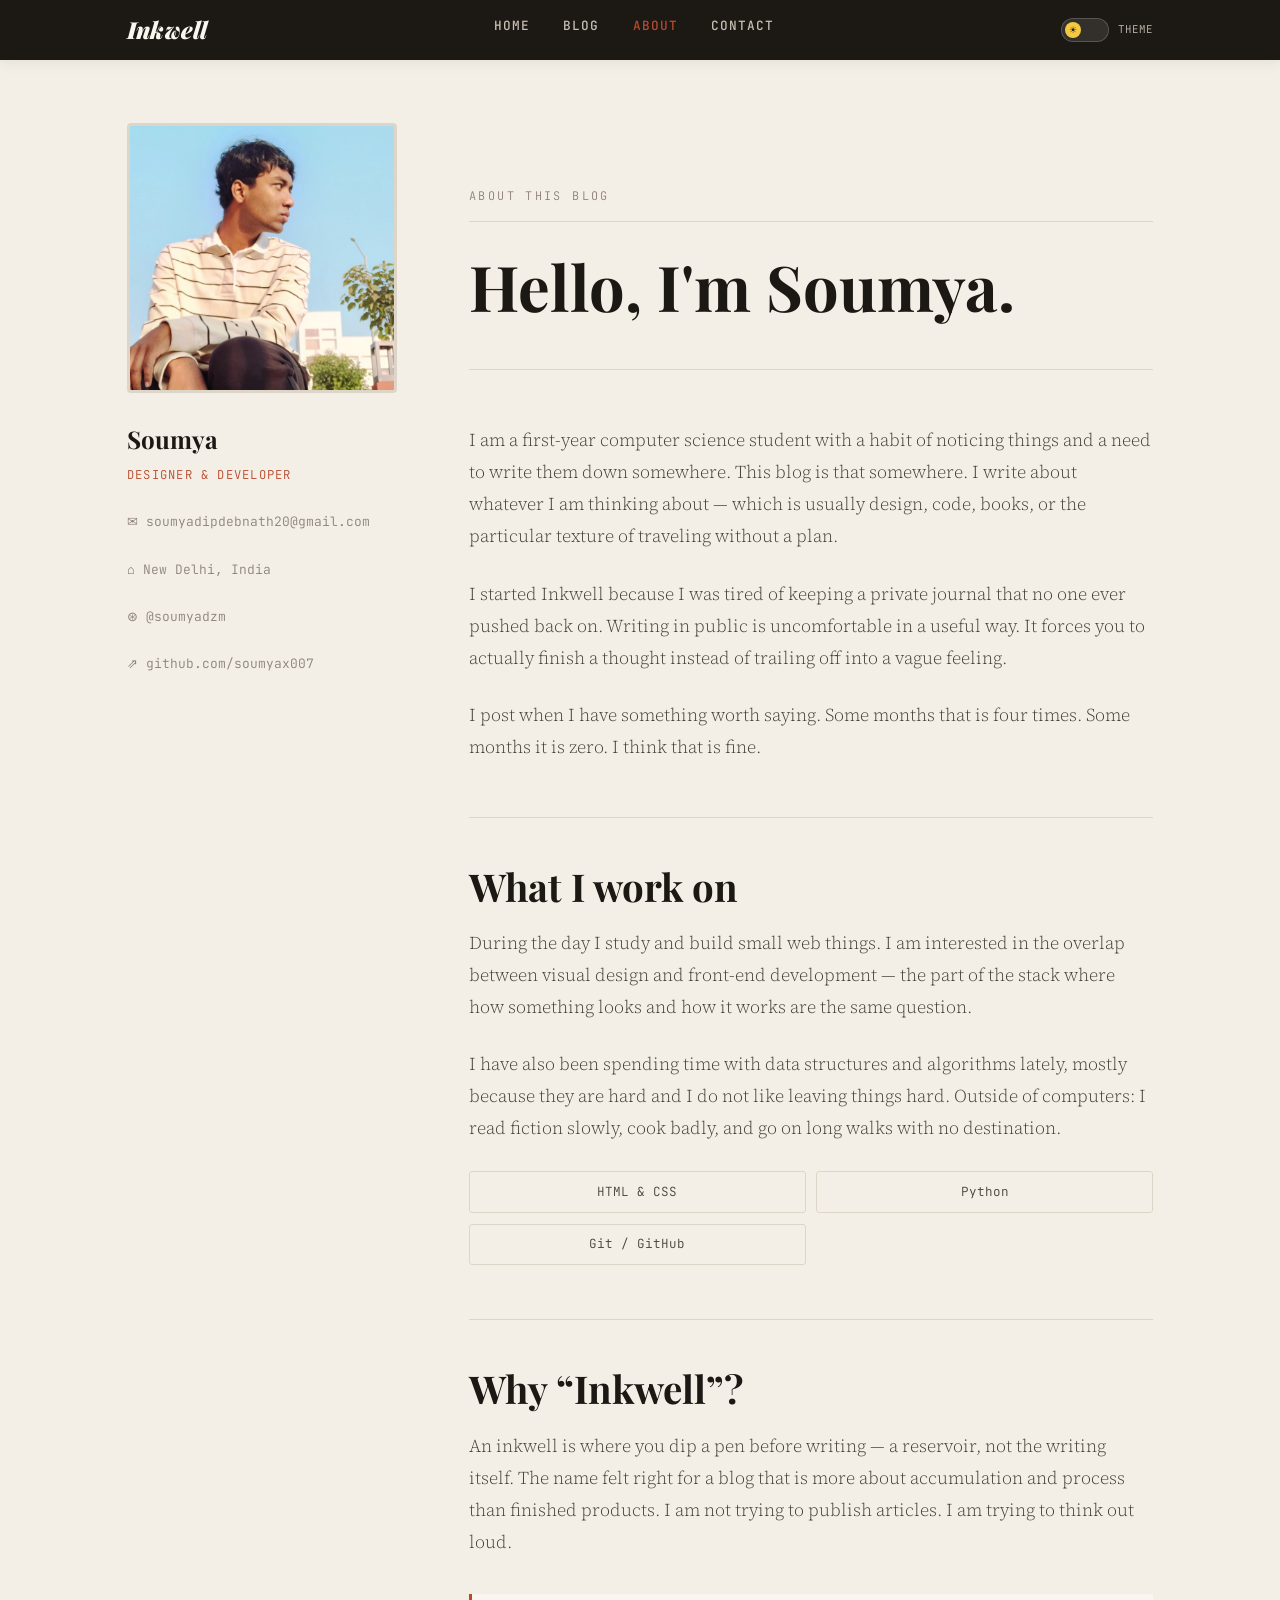
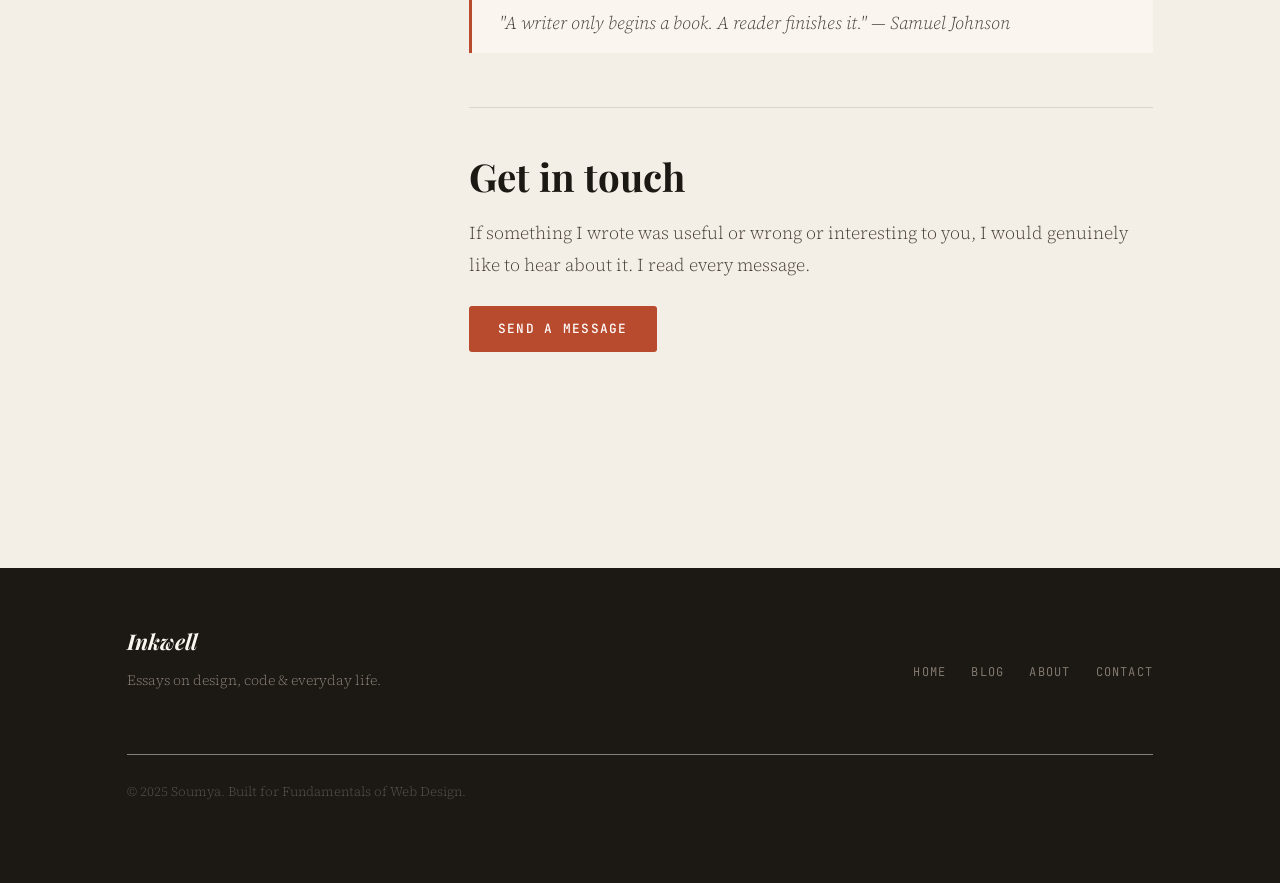
<file: ASSETS/about.html>
<!DOCTYPE html>
<html lang="en">
<head>
  <meta charset="UTF-8" />
  <meta name="viewport" content="width=device-width, initial-scale=1.0" />
  <title>About — Inkwell</title>
  <link rel="stylesheet" href="../css/style.css" />
</head>
<body>

  <input type="checkbox" id="theme-toggle" />
  <input type="checkbox" id="nav-toggle-check" />

  <!-- ══ HEADER ══ -->
  <header class="site-header">
    <div class="header-inner">
      <a href="../index.html" class="site-logo">Inkwell</a>

      <nav aria-label="Main navigation">
        <ul class="nav-menu">
          <li><a href="../index.html">Home</a></li>
          <li><a href="blog.html">Blog</a></li>
          <li><a href="about.html" class="active">About</a></li>
          <li><a href="contact.html">Contact</a></li>
        </ul>
      </nav>

      <label class="theme-label" for="theme-toggle" aria-label="Toggle dark mode">
        <div class="theme-pill"></div>
        <span class="theme-text">theme</span>
      </label>

      <label class="nav-hamburger" for="nav-toggle-check" aria-label="Open menu">
        <span></span><span></span><span></span>
      </label>
    </div>

  </header>
  <ul class="mobile-nav">
    <li><a href="../index.html" >Home</a></li>
    <li><a href="blog.html">Blog</a></li>
    <li><a href="about.html" class="active">About</a></li>
    <li><a href="contact.html">Contact</a></li>
  </ul>

  <!-- ══ MAIN ══ -->
  <main>
    <div class="container">
      <div class="about-layout">

        <!-- Sidebar -->
        <aside class="about-sidebar">
          <img
            class="about-avatar"
            src="../images/Soumya.png"
            alt="Soumya"
            width="400" height="400"
          />
          <div>
            <div class="about-name">Soumya</div>
            <div class="about-title-role">Designer &amp; Developer</div>
            <ul class="about-links">
              <li><a href="mailto:soumyadipdebnath20@gmail.com">✉ soumyadipdebnath20@gmail.com</a></li>
              <li><a href="https://www.google.com/maps/place/New+Delhi,+Delhi/@28.5590721,77.0508611,11.02z/data=!4m6!3m5!1s0x390cfd5b347eb62d:0x52c2b7494e204dce!8m2!3d28.6139298!4d77.2088282!16zL20vMGRsdjA?entry=ttu&g_ep=EgoyMDI2MDMxMS4wIKXMDSoASAFQAw%3D%3D">⌂ New Delhi, India</a></li>
              <li><a href="https://www.instagram.com/soumyadzm/">⊛ @soumyadzm</a></li>
              <li><a href="https://github.com/soumyax007">⇗ github.com/soumyax007</a></li>
            </ul>
          </div>
        </aside>

        <!-- Content -->
        <div class="about-content">

          <div class="page-header" style="padding-top:3.5rem;">
            <span class="section-label">About this blog</span>
            <h1>Hello, I'm Soumya.</h1>
          </div>

          <section>
            <p>
              I am a first-year computer science student with a habit of noticing things and
              a need to write them down somewhere. This blog is that somewhere. I write about
              whatever I am thinking about — which is usually design, code, books, or the
              particular texture of traveling without a plan.
            </p>
            <p>
              I started Inkwell because I was tired of keeping a private journal that no one
              ever pushed back on. Writing in public is uncomfortable in a useful way. It
              forces you to actually finish a thought instead of trailing off into a vague feeling.
            </p>
            <p>
              I post when I have something worth saying. Some months that is four times.
              Some months it is zero. I think that is fine.
            </p>
          </section>

          <hr class="rule" />

          <section>
            <h2>What I work on</h2>
            <p>
              During the day I study and build small web things. I am interested in the
              overlap between visual design and front-end development — the part of the stack
              where how something looks and how it works are the same question.
            </p>
            <p>
              I have also been spending time with data structures and algorithms lately,
              mostly because they are hard and I do not like leaving things hard. Outside of
              computers: I read fiction slowly, cook badly, and go on long walks with no destination.
            </p>
            <div class="skills-grid" style="margin-top:1.5rem;">
              <div class="skill-chip">HTML &amp; CSS</div>
              <!-- <div class="skill-chip">JavaScript</div> -->
              <!-- <div class="skill-chip">React</div> -->
              <div class="skill-chip">Python</div>
              <!-- <div class="skill-chip">Figma</div> -->
              <!-- <div class="skill-chip">Typography</div> -->
              <div class="skill-chip">Git / GitHub</div>
              <!-- <div class="skill-chip">Linux</div> -->
            </div>
          </section>

          <hr class="rule" />

          <section>
            <h2>Why &ldquo;Inkwell&rdquo;?</h2>
            <p>
              An inkwell is where you dip a pen before writing — a reservoir, not the writing
              itself. The name felt right for a blog that is more about accumulation and
              process than finished products. I am not trying to publish articles. I am trying
              to think out loud.
            </p>
            <blockquote>
              <p>"A writer only begins a book. A reader finishes it." — Samuel Johnson</p>
            </blockquote>
          </section>

          <hr class="rule" />

          <section>
            <h2>Get in touch</h2>
            <p>
              If something I wrote was useful or wrong or interesting to you, I would
              genuinely like to hear about it. I read every message.
            </p>
            <a href="contact.html" class="btn btn-primary">Send a message</a>
          </section>

        </div>
      </div>
    </div>
  </main>

  <!-- ══ FOOTER ══ -->
  <footer class="site-footer">
    <div class="container">
      <div class="footer-inner">
        <div>
          <div class="footer-brand">Inkwell</div>
          <p class="footer-tagline">Essays on design, code &amp; everyday life.</p>
        </div>
        <nav aria-label="Footer navigation">
          <ul class="footer-nav">
            <li><a href="../index.html">Home</a></li>
            <li><a href="blog.html">Blog</a></li>
            <li><a href="about.html">About</a></li>
            <li><a href="contact.html">Contact</a></li>
          </ul>
        </nav>
      </div>
      <p class="footer-copy">© 2025 Soumya. Built for  Fundamentals of Web Design.</p>
    </div>
  </footer>

</body>
</html>
</file>
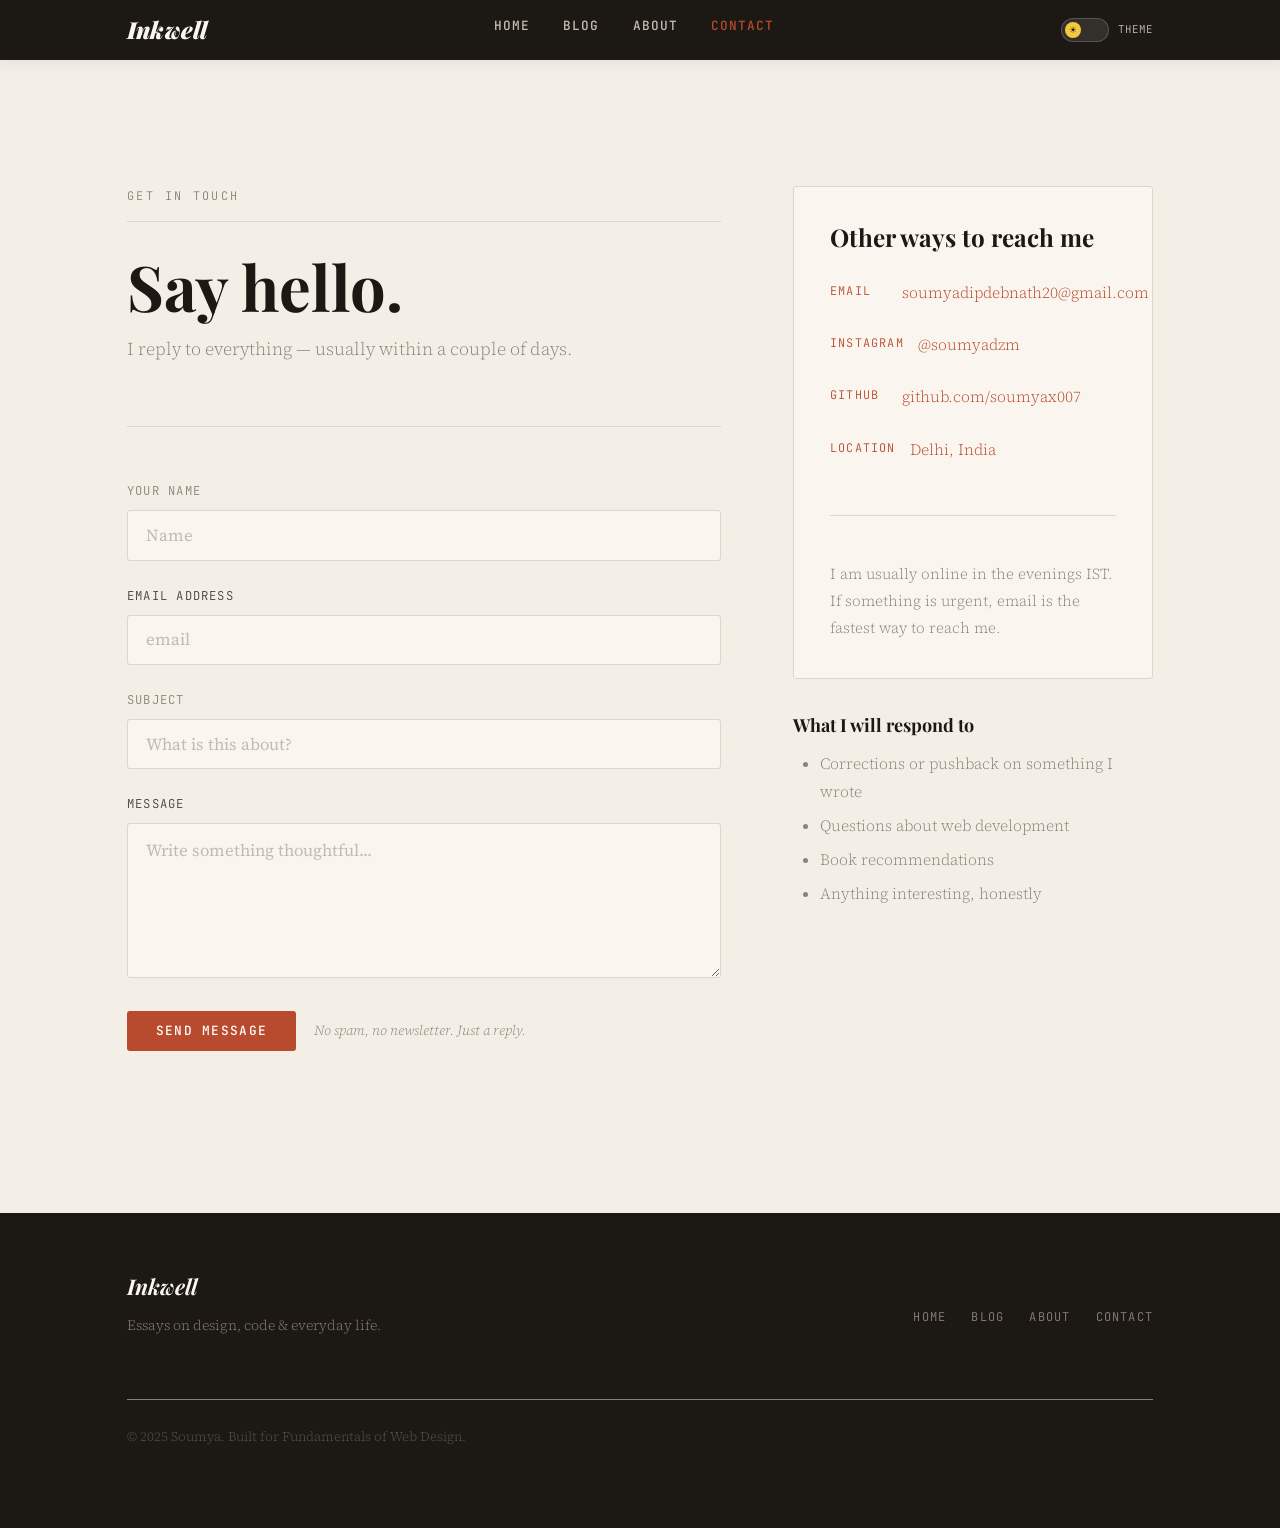
<file: ASSETS/contact.html>
<!DOCTYPE html>
<html lang="en">
<head>
  <meta charset="UTF-8" />
  <meta name="viewport" content="width=device-width, initial-scale=1.0" />
  <title>Contact — Inkwell</title>
  <link rel="stylesheet" href="../css/style.css" />
</head>
<body>

  <input type="checkbox" id="theme-toggle" />
  <input type="checkbox" id="nav-toggle-check" />

  <!-- ══ HEADER ══ -->
  <header class="site-header">
    <div class="header-inner">
      <a href="../index.html" class="site-logo">Inkwell</a>

      <nav aria-label="Main navigation">
        <ul class="nav-menu">
          <li><a href="../index.html">Home</a></li>
          <li><a href="blog.html">Blog</a></li>
          <li><a href="about.html">About</a></li>
          <li><a href="contact.html" class="active">Contact</a></li>
        </ul>
      </nav>

      <label class="theme-label" for="theme-toggle" aria-label="Toggle dark mode">
        <div class="theme-pill"></div>
        <span class="theme-text">theme</span>
      </label>

      <label class="nav-hamburger" for="nav-toggle-check" aria-label="Open menu">
        <span></span><span></span><span></span>
      </label>
    </div>

  </header>
  <ul class="mobile-nav">
    <li><a href="../index.html" >Home</a></li>
    <li><a href="blog.html" >Blog</a></li>
    <li><a href="about.html">About</a></li>
    <li><a href="contact.html" class="active">Contact</a></li>
  </ul>

  <!-- ══ MAIN ══ -->
  <main>
    <div class="container">
      <div class="contact-layout">

        <!-- Form -->
        <div>
          <div class="page-header" style="padding-top:3.5rem;">
            <span class="section-label">Get in touch</span>
            <h1>Say hello.</h1>
            <p style="color:var(--ink-faint); margin-top:0.5rem;">
              I reply to everything — usually within a couple of days.
            </p>
          </div>

          <!--
            Pure HTML form — no JS.
            action="#" keeps it local; a real site would point to a backend or service.
            The :focus / :hover / :valid states are handled entirely in CSS.
          -->
          <div class="contact-form">

            <div class="form-group">
              <label for="name">Your name</label>
              <input type="text" id="name" name="name" placeholder="Name" autocomplete="name" required />
            </div>

            <div class="form-group">
              <label for="email">Email address</label>
              <input type="email" id="email" name="email" placeholder="email" autocomplete="email" required />
            </div>

            <div class="form-group">
              <label for="subject">Subject</label>
              <input type="text" id="subject" name="subject" placeholder="What is this about?" />
            </div>

            <div class="form-group">
              <label for="message">Message</label>
              <textarea id="message" name="message" placeholder="Write something thoughtful..." required></textarea>
            </div>

            <div class="form-submit-wrap">
              <button type="submit" class="btn btn-primary">Send message</button>
              <span class="form-note">No spam, no newsletter. Just a reply.</span>
            </div>

          </div>
        </div>

        <!-- Sidebar info -->
        <aside style="padding-top:3.5rem;">
          <div style="background:var(--surface); border:1px solid var(--rule); border-radius:var(--radius); padding:2rem;">
            <h3 style="margin-bottom:1.5rem;">Other ways to reach me</h3>
            <ul class="contact-info-list">
              <li>
                <span class="ci-label">Email</span>
                <span class="ci-value"><a href="mailto:soumyadipdebnath20@example.com">soumyadipdebnath20@gmail.com</a></span>
              </li>
              <li>
                <span class="ci-label">Instagram</span>
                <span class="ci-value"><a href="https://www.instagram.com/soumyadzm/">@soumyadzm</a></span>
              </li>
              <li>
                <span class="ci-label">GitHub</span>
                <span class="ci-value"><a href="https://github.com/soumyax007">github.com/soumyax007</a></span>
              </li>
              <li>
                <span class="ci-label">Location</span>
                <span class="ci-value"><a href="https://www.google.com/maps/place/New+Delhi,+Delhi/@28.5590721,77.0508611,11.02z/data=!4m6!3m5!1s0x390cfd5b347eb62d:0x52c2b7494e204dce!8m2!3d28.6139298!4d77.2088282!16zL20vMGRsdjA?entry=ttu&g_ep=EgoyMDI2MDMxMS4wIKXMDSoASAFQAw%3D%3D">Delhi, India</a></span>
              </li>
            </ul>

            <hr class="rule" />

            <p style="font-size:0.84rem; color:var(--ink-faint); margin:0;">
              I am usually online in the evenings IST. If something is urgent, email is the fastest way to reach me.
            </p>
          </div>

          <div style="margin-top:2rem;">
            <h4 style="margin-bottom:0.75rem; font-size:1rem;">What I will respond to</h4>
            <ul style="font-size:0.87rem; color:var(--ink-faint);">
              <li>Corrections or pushback on something I wrote</li>
              <li>Questions about web development</li>
              <li>Book recommendations</li>
              <li>Anything interesting, honestly</li>
            </ul>
          </div>
        </aside>

      </div>
    </div>
  </main>

  <!-- FOOTER  -->
  <footer class="site-footer">
    <div class="container">
      <div class="footer-inner">
        <div>
          <div class="footer-brand">Inkwell</div>
          <p class="footer-tagline">Essays on design, code &amp; everyday life.</p>
        </div>
        <nav aria-label="Footer navigation">
          <ul class="footer-nav">
            <li><a href="../index.html">Home</a></li>
            <li><a href="blog.html">Blog</a></li>
            <li><a href="about.html">About</a></li>
            <li><a href="contact.html">Contact</a></li>
          </ul>
        </nav>
      </div>
      <p class="footer-copy">© 2025 Soumya. Built for  Fundamentals of Web Design.</p>
    </div>
  </footer>

</body>
</html>
</file>
<file: css/style.css>
/* 
   INKWELL BLOG — style.css
   CS106 Web Design Assignment
   */

@import url('https://fonts.googleapis.com/css2?family=Playfair+Display:ital,wght@0,400;0,700;0,900;1,400;1,700&family=Source+Serif+4:ital,opsz,wght@0,8..60,300;0,8..60,400;0,8..60,600;1,8..60,300;1,8..60,400&family=JetBrains+Mono:wght@400;500&display=swap');

/* 
   LIGHT MODE (default) — warm parchment,
   NOT harsh white, easy on the eyes
  */
:root {
  --bg:          #f4efe6;
  --surface:     #faf6ef;
  --ink:         #1c1814;
  --ink-mid:     #48403a;
  --ink-faint:   #8c8278;
  --rule:        #ddd5c8;
  --rust:        #b84a2e;
  --rust-dark:   #8c3520;
  --header-bg:   #1c1814;
  --header-text: #c8bfb4;
  --shadow:      rgba(28, 24, 20, 0.07);

  --font-display: 'Playfair Display', Georgia, serif;
  --font-body:    'Source Serif 4', Georgia, serif;
  --font-mono:    'JetBrains Mono', monospace;

  --max-width: 1080px;
  --radius:    3px;
  --transition: 0.22s ease;
}

/*
   DARK MODE — activated when #theme-toggle
   checkbox is :checked, via :has()
  */
html:has(#theme-toggle:checked) {
  --bg:          #18160f;
  --surface:     #201e16;
  --ink:         #e8e0d0;
  --ink-mid:     #b0a898;
  --ink-faint:   #72685e;
  --rule:        #2c2a22;
  --rust:        #d05a38;
  --rust-dark:   #e06848;
  --header-bg:   #0e0c08;
  --header-text: #9a9088;
  --shadow:      rgba(0, 0, 0, 0.3);
}

/* Reset */
*, *::before, *::after {
  box-sizing: border-box;
  margin: 0;
  padding: 0;
}

html {
  scroll-behavior: smooth;
  font-size: 18px;
}

/* Theme toggle checkbox — visually hidden, holds state */
#theme-toggle {
  position: absolute;
  opacity: 0;
  width: 0;
  height: 0;
  pointer-events: none;
}

/* Mobile nav checkbox — visually hidden */
#nav-toggle-check {
  position: absolute;
  opacity: 0;
  width: 0;
  height: 0;
}

body {
  background-color: var(--bg);
  color: var(--ink);
  font-family: var(--font-body);
  font-weight: 300;
  line-height: 1.78;
  min-height: 100vh;
  transition: background-color 0.3s ease, color 0.3s ease;
}

/* ── Typography ── */
h1, h2, h3, h4, h5, h6 {
  font-family: var(--font-display);
  font-weight: 700;
  line-height: 1.2;
  color: var(--ink);
}

h1 { font-size: clamp(2rem, 5vw, 3.5rem); }
h2 { font-size: clamp(1.4rem, 3vw, 2.2rem); }
h3 { font-size: 1.35rem; }
h4 { font-size: 1.1rem; }

p {
  margin-bottom: 1.4rem;
  color: var(--ink-mid);
}

a {
  color: var(--rust);
  text-decoration: none;
  transition: color var(--transition);
}

a:hover  { color: var(--rust-dark); }
a:active { color: var(--ink); }
a:focus  {
  outline: 2px dashed var(--rust);
  outline-offset: 3px;
  border-radius: 2px;
}

strong { font-weight: 600; color: var(--ink); }
em     { font-style: italic; }

blockquote {
  border-left: 3px solid var(--rust);
  margin: 2rem 0;
  padding: 0.75rem 1.5rem;
  font-style: italic;
  color: var(--ink-faint);
  background: var(--surface);
}

blockquote p { margin-bottom: 0; }

ul, ol {
  margin: 0 0 1.4rem 1.5rem;
  color: var(--ink-mid);
}

li { margin-bottom: 0.35rem; }

img {
  max-width: 100%;
  height: auto;
  display: block;
  border-radius: var(--radius);
}

/* ── Utility ── */
.container {
  width: 100%;
  max-width: var(--max-width);
  margin: 0 auto;
  padding: 0 1.5rem;
}

.rule {
  border: none;
  border-top: 1px solid var(--rule);
  margin: 2.5rem 0;
}

/*
   HEADER + NAV 
*/
.site-header {
  background-color: var(--header-bg);
  position: sticky;
  top: 0;
  z-index: 100;
  box-shadow: 0 2px 14px var(--shadow);
  transition: background-color 0.3s ease;
}

.header-inner {
  display: flex;
  align-items: center;
  justify-content: space-between;
  max-width: var(--max-width);
  margin: 0 auto;
  padding: 0 1.5rem;
  height: 60px;
  gap: 1rem;
}

.site-logo {
  font-family: var(--font-display);
  font-size: 1.3rem;
  font-weight: 900;
  font-style: italic;
  color: var(--surface);
  letter-spacing: 0.01em;
  flex-shrink: 0;
  transition: color var(--transition);
}

.site-logo:hover  { color: var(--rust); }
.site-logo:active { color: #e85d3d; }

/* Nav links */
.nav-menu {
  display: flex;
  align-items: center;
  list-style: none;
  gap: 0.2rem;
  margin: 0;
  padding: 0;
}

.nav-menu li a {
  display: block;
  padding: 0.42rem 0.82rem;
  color: var(--header-text);
  font-family: var(--font-mono);
  font-size: 0.71rem;
  font-weight: 500;
  letter-spacing: 0.08em;
  text-transform: uppercase;
  border-radius: var(--radius);
  transition: color var(--transition), background-color var(--transition);
}

.nav-menu li a:hover {
  color: var(--surface);
  background-color: rgba(255, 255, 255, 0.08);
}

.nav-menu li a:focus {
  outline: 2px dashed var(--rust);
  outline-offset: 2px;
}

.nav-menu li a.active { color: var(--rust); }

/* 
   DARK / LIGHT TOGGLE — CSS-only pill
   <label for="theme-toggle"> in the nav
   */
.theme-label {
  display: flex;
  align-items: center;
  gap: 0.5rem;
  cursor: pointer;
  flex-shrink: 0;
  user-select: none;
  padding: 0.3rem 0;
}

.theme-pill {
  width: 48px;
  height: 24px;
  background: rgba(255,255,255,0.1);
  border: 1px solid rgba(255,255,255,0.18);
  border-radius: 999px;
  position: relative;
  transition: background 0.3s ease, border-color 0.3s ease;
}

/* Knob with sun icon */
.theme-pill::before {
  content: '☀';
  position: absolute;
  top: 3px;
  left: 3px;
  width: 16px;
  height: 16px;
  background: #f5c842;
  border-radius: 50%;
  font-size: 9px;
  line-height: 16px;
  text-align: center;
  transition: transform 0.28s ease, background 0.28s ease;
}

/* Dark mode: knob slides right, turns moon */
html:has(#theme-toggle:checked) .theme-pill {
  background: rgba(255,255,255,0.06);
  border-color: rgba(255,255,255,0.1);
}

html:has(#theme-toggle:checked) .theme-pill::before {
  content: '☽';
  transform: translateX(24px);
  background: #aab4d4;
  font-size: 8px;
}

.theme-text {
  font-family: var(--font-mono);
  font-size: 0.6rem;
  letter-spacing: 0.1em;
  text-transform: uppercase;
  color: var(--header-text);
  transition: color 0.3s ease;
  white-space: nowrap;
}

/* ─────────────────────────────────────────
   HAMBURGER — CSS-only, checkbox trick
   ───────────────────────────────────────── */
.nav-hamburger {
  display: none;
  flex-direction: column;
  justify-content: center;
  gap: 4px;
  cursor: pointer;
  padding: 0.42rem 0.5rem;
  border: 1px solid rgba(255,255,255,0.18);
  border-radius: var(--radius);
}

.nav-hamburger span {
  display: block;
  width: 18px;
  height: 2px;
  background: var(--header-text);
  border-radius: 2px;
  transition: transform 0.24s ease, opacity 0.24s ease;
}

/* Animate to X when open */
#nav-toggle-check:checked ~ .header-inner .nav-hamburger span:nth-child(1) {
  transform: translateY(6px) rotate(45deg);
}
#nav-toggle-check:checked ~ .header-inner .nav-hamburger span:nth-child(2) {
  opacity: 0;
}
#nav-toggle-check:checked ~ .header-inner .nav-hamburger span:nth-child(3) {
  transform: translateY(-6px) rotate(-45deg);
}

/* ─────────────────────────────────────────
   HERO
   ───────────────────────────────────────── */
.hero {
  padding: 5rem 1.5rem 4rem;
  text-align: center;
  background: var(--surface);
  border-bottom: 1px solid var(--rule);
  position: relative;
  overflow: hidden;
  transition: background-color 0.3s ease;
}

.hero::before {
  content: '';
  position: absolute;
  inset: 0;
  background: repeating-linear-gradient(
    0deg,
    transparent,
    transparent 27px,
    var(--rule) 27px,
    var(--rule) 28px
  );
  opacity: 0.28;
  pointer-events: none;
}

.hero-content { position: relative; z-index: 1; }

.hero-eyebrow {
  font-family: var(--font-mono);
  font-size: 0.68rem;
  letter-spacing: 0.18em;
  text-transform: uppercase;
  color: var(--rust);
  margin-bottom: 1rem;
  display: block;
}

.hero-title {
  font-size: clamp(2.6rem, 7vw, 5.2rem);
  font-weight: 900;
  font-style: italic;
  line-height: 1.06;
  margin-bottom: 1.25rem;
  color: var(--ink);
}

.hero-subtitle {
  font-size: 1.05rem;
  color: var(--ink-faint);
  max-width: 500px;
  margin: 0 auto 2rem;
  font-weight: 300;
  font-style: italic;
}

/* ── Buttons ── */
.btn {
  display: inline-block;
  padding: 0.65rem 1.6rem;
  font-family: var(--font-mono);
  font-size: 0.71rem;
  font-weight: 500;
  letter-spacing: 0.1em;
  text-transform: uppercase;
  border-radius: var(--radius);
  transition: background-color var(--transition), color var(--transition), transform var(--transition), border-color var(--transition);
  cursor: pointer;
  border: none;
}

.btn-primary {
  background-color: var(--rust);
  color: #fff;
}

.btn-primary:hover {
  background-color: var(--rust-dark);
  color: #fff;
  transform: translateY(-1px);
}

.btn-primary:active {
  transform: translateY(0);
  background-color: var(--ink);
  color: var(--bg);
}

.btn-outline {
  background: transparent;
  color: var(--rust);
  border: 1.5px solid var(--rust);
}

.btn-outline:hover {
  background: var(--rust);
  color: #fff;
}

/* ── Section label ── */
.section-label {
  font-family: var(--font-mono);
  font-size: 0.66rem;
  letter-spacing: 0.2em;
  text-transform: uppercase;
  color: var(--ink-faint);
  display: block;
  margin-bottom: 1.5rem;
  padding-bottom: 0.75rem;
  border-bottom: 1px solid var(--rule);
}

/* 
   POSTS GRID (homepage)
    */
.posts-section { padding: 4rem 0; }

.posts-grid {
  display: grid;
  grid-template-columns: repeat(3, 1fr);
  gap: 1.75rem;
  margin-top: 2rem;
}

.posts-grid .card:first-child { grid-column: 1 / 3; }

.card {
  background: var(--surface);
  border: 1px solid var(--rule);
  border-radius: var(--radius);
  overflow: hidden;
  display: flex;
  flex-direction: column;
  transition: box-shadow var(--transition), transform var(--transition),
              background-color 0.3s ease, border-color 0.3s ease;
}

.card:hover {
  box-shadow: 0 6px 28px var(--shadow);
  transform: translateY(-3px);
}

.card-image-wrap { overflow: hidden; max-height: 220px; }
.card:first-child .card-image-wrap { max-height: 300px; }

.card-image-wrap img {
  width: 100%;
  height: 100%;
  object-fit: cover;
  border-radius: 0;
  transition: transform 0.4s ease;
}

.card:hover .card-image-wrap img { transform: scale(1.03); }

.card-body {
  padding: 1.3rem 1.4rem 1.5rem;
  flex: 1;
  display: flex;
  flex-direction: column;
}

.card-category {
  font-family: var(--font-mono);
  font-size: 0.62rem;
  letter-spacing: 0.16em;
  text-transform: uppercase;
  color: var(--rust);
  margin-bottom: 0.5rem;
  display: block;
}

.card-title { font-size: 1.2rem; margin-bottom: 0.5rem; line-height: 1.3; }
.card:first-child .card-title { font-size: 1.55rem; }
.card-title a { color: var(--ink); }
.card-title a:hover { color: var(--rust); }

.card-excerpt {
  font-size: 0.89rem;
  color: var(--ink-faint);
  margin-bottom: 1.1rem;
  flex: 1;
}

.card-meta {
  display: flex;
  align-items: center;
  gap: 0.6rem;
  font-size: 0.74rem;
  color: var(--ink-faint);
  font-family: var(--font-mono);
  border-top: 1px solid var(--rule);
  padding-top: 0.8rem;
  margin-top: auto;
}

.card-meta .dot::before { content: '·'; }

/* 
   BLOG LISTING
    */
.page-header {
  padding: 3.5rem 0 2rem;
  border-bottom: 1px solid var(--rule);
  margin-bottom: 3rem;
}

.page-header h1 { margin-bottom: 0.5rem; }
.posts-list { display: flex; flex-direction: column; }

.post-row {
  display: grid;
  grid-template-columns: 200px 1fr;
  gap: 2rem;
  padding: 2rem 0;
  border-bottom: 1px solid var(--rule);
  align-items: start;
}

.post-row:last-child { border-bottom: none; }

.post-row-image {
  overflow: hidden;
  border-radius: var(--radius);
  aspect-ratio: 4/3;
}

.post-row-image img {
  width: 100%;
  height: 100%;
  object-fit: cover;
  border-radius: var(--radius);
  transition: transform 0.4s ease;
}

.post-row:hover .post-row-image img { transform: scale(1.04); }

.post-row-body h2 { font-size: 1.4rem; margin-bottom: 0.5rem; }
.post-row-body h2 a { color: var(--ink); }
.post-row-body h2 a:hover { color: var(--rust); }
.post-row-body p { font-size: 0.91rem; margin-bottom: 0.8rem; }

.post-row-meta {
  font-family: var(--font-mono);
  font-size: 0.7rem;
  color: var(--ink-faint);
  display: flex;
  gap: 0.6rem;
  align-items: center;
}

/*
   ABOUT PAGE
    */
.about-layout {
  display: grid;
  grid-template-columns: 270px 1fr;
  gap: 4rem;
  padding: 3.5rem 0 5rem;
  align-items: start;
}

.about-sidebar { position: sticky; top: 80px; }

.about-avatar {
  width: 100%;
  aspect-ratio: 1;
  object-fit: cover;
  border-radius: 4px;
  margin-bottom: 1.4rem;
  border: 3px solid var(--rule);
}

.about-name {
  font-family: var(--font-display);
  font-size: 1.35rem;
  font-weight: 700;
  margin-bottom: 0.2rem;
}

.about-title-role {
  font-family: var(--font-mono);
  font-size: 0.68rem;
  color: var(--rust);
  letter-spacing: 0.1em;
  text-transform: uppercase;
  margin-bottom: 1rem;
}

.about-links {
  list-style: none;
  margin: 0;
  padding: 0;
  display: flex;
  flex-direction: column;
  gap: 0.35rem;
}

.about-links li a {
  display: flex;
  align-items: center;
  gap: 0.5rem;
  font-family: var(--font-mono);
  font-size: 0.72rem;
  color: var(--ink-faint);
  padding: 0.3rem 0;
  border-bottom: 1px solid transparent;
  transition: color var(--transition), border-color var(--transition);
}

.about-links li a:hover {
  color: var(--rust);
  border-bottom-color: var(--rust);
}

.about-content h2 { margin-bottom: 1rem; }
.about-content section { margin-bottom: 3rem; }

.skills-grid {
  display: grid;
  grid-template-columns: repeat(2, 1fr);
  gap: 0.6rem;
  margin-top: 1rem;
}

.skill-chip {
  background: var(--bg);
  border: 1px solid var(--rule);
  border-radius: var(--radius);
  padding: 0.48rem 0.85rem;
  font-family: var(--font-mono);
  font-size: 0.7rem;
  color: var(--ink-mid);
  text-align: center;
  transition: border-color var(--transition), color var(--transition), background-color 0.3s ease;
}

.skill-chip:hover { border-color: var(--rust); color: var(--rust); }

/* 
   CONTACT PAGE
  */
.contact-layout {
  display: grid;
  grid-template-columns: 1fr 360px;
  gap: 4rem;
  padding: 3.5rem 0 5rem;
  align-items: start;
}

.contact-form {
  display: flex;
  flex-direction: column;
  gap: 1.4rem;
}

.form-group {
  display: flex;
  flex-direction: column;
  gap: 0.4rem;
}

.form-group label {
  font-family: var(--font-mono);
  font-size: 0.68rem;
  letter-spacing: 0.1em;
  text-transform: uppercase;
  color: var(--ink-faint);
}

/* attribute selectors */
.form-group input[type="text"],
.form-group input[type="email"],
.form-group textarea {
  width: 100%;
  padding: 0.7rem 1rem;
  background: var(--surface);
  border: 1.5px solid var(--rule);
  border-radius: var(--radius);
  font-family: var(--font-body);
  font-size: 0.93rem;
  color: var(--ink);
  transition: border-color var(--transition), box-shadow var(--transition), background-color 0.3s ease;
  outline: none;
  appearance: none;
}

.form-group input[type="text"]:focus,
.form-group input[type="email"]:focus,
.form-group textarea:focus {
  border-color: var(--rust);
  box-shadow: 0 0 0 3px rgba(184, 74, 46, 0.11);
}

.form-group input[type="text"]:hover,
.form-group input[type="email"]:hover,
.form-group textarea:hover {
  border-color: var(--ink-faint);
}

.form-group textarea {
  resize: vertical;
  min-height: 155px;
  line-height: 1.7;
}

.form-group input::placeholder,
.form-group textarea::placeholder {
  color: var(--ink-faint);
  opacity: 0.5;
}

/* nth-child — even form groups get slightly different label */
.contact-form .form-group:nth-child(even) label {
  color: var(--ink-mid);
}

.form-submit-wrap {
  display: flex;
  align-items: center;
  gap: 1rem;
  flex-wrap: wrap;
  margin-top: 0.4rem;
}

.form-note {
  font-size: 0.76rem;
  color: var(--ink-faint);
  font-style: italic;
}

.contact-sidebar h3 { margin-bottom: 1rem; }

.contact-info-list {
  list-style: none;
  margin: 0;
  padding: 0;
  display: flex;
  flex-direction: column;
  gap: 1rem;
}

.contact-info-list li {
  display: flex;
  gap: 0.8rem;
  align-items: flex-start;
}

.contact-info-list .ci-label {
  font-family: var(--font-mono);
  font-size: 0.66rem;
  text-transform: uppercase;
  letter-spacing: 0.1em;
  color: var(--rust);
  min-width: 58px;
  padding-top: 2px;
}

.contact-info-list .ci-value {
  font-size: 0.87rem;
  color: var(--ink-mid);
}

/* ─────────────────────────────────────────
   FOOTER
   ───────────────────────────────────────── */
.site-footer {
  background-color: var(--header-bg);
  color: var(--header-text);
  padding: 3rem 0;
  margin-top: 4rem;
  transition: background-color 0.3s ease;
}

.footer-inner {
  display: flex;
  justify-content: space-between;
  align-items: flex-end;
  gap: 2rem;
  flex-wrap: wrap;
}

.footer-brand {
  font-family: var(--font-display);
  font-size: 1.2rem;
  font-style: italic;
  font-weight: 700;
  color: var(--surface);
  margin-bottom: 0.4rem;
}

.footer-tagline { font-size: 0.78rem; color: var(--ink-faint); }

.footer-nav {
  display: flex;
  gap: 1.4rem;
  list-style: none;
  flex-wrap: wrap;
}

.footer-nav a {
  font-family: var(--font-mono);
  font-size: 0.67rem;
  letter-spacing: 0.1em;
  text-transform: uppercase;
  color: var(--ink-faint);
  transition: color var(--transition);
}

.footer-nav a:hover { color: var(--rust); }

.footer-copy {
  font-size: 0.73rem;
  color: var(--ink-faint);
  margin-top: 2rem;
  padding-top: 1.4rem;
  border-top: 1px solid var(--rule);
  opacity: 0.55;
}

/* 
   RESPONSIVE
  */
@media (max-width: 900px) {
  html { font-size: 16px; }

  .posts-grid { grid-template-columns: 1fr 1fr; }
  .posts-grid .card:first-child { grid-column: 1 / -1; }

  .post-row { grid-template-columns: 155px 1fr; gap: 1.25rem; }

  .about-layout { grid-template-columns: 1fr; gap: 2.5rem; }
  .about-sidebar {
    position: static;
    display: grid;
    grid-template-columns: 150px 1fr;
    gap: 1.5rem;
    align-items: start;
  }
  .about-avatar { margin-bottom: 0; }

  .contact-layout { grid-template-columns: 1fr; gap: 3rem; }
}
/* Mobile dropdown nav */
.mobile-nav {
  display: none;
  list-style: none;
  padding: 0;
  margin: 0;
  position: sticky;
  top: 60px;
  z-index: 99;
  background-color: var(--header-bg);
  flex-direction: column;
  border-top: 1px solid rgba(255,255,255,0.05);
}

.mobile-nav li a {
  display: block;
  padding: 0.85rem 1.5rem;
  color: var(--header-text);
  font-family: var(--font-mono);
  font-size: 0.8rem;
  text-transform: uppercase;
  letter-spacing: 0.08em;
  border-bottom: 1px solid rgba(255,255,255,0.04);
  transition: color var(--transition), background-color var(--transition);
}

.mobile-nav li a:hover {
  color: var(--surface);
  background-color: rgba(255,255,255,0.06);
}

.mobile-nav li a.active { color: var(--rust); }

#nav-toggle-check:checked ~ .mobile-nav {
  display: flex;
}

@media (max-width: 600px) {
  html { font-size: 15px; }

  .header-inner { height: 52px; }

  .nav-hamburger { display: flex; }

  .nav-menu {
    display: none;
    position: absolute;
    top: 52px;
    left: 0;
    right: 0;
    background-color: var(--header-bg);
    flex-direction: column;
    padding: 0.75rem 1rem 1rem;
    gap: 0.1rem;
    border-top: 1px solid rgba(255,255,255,0.05);
  }
  .nav-menu li a { font-size: 0.8rem; padding: 0.6rem 0.75rem; }
  .theme-text { display: none; }
  .hero { padding: 3rem 1.25rem 2.5rem; }

  .posts-grid { grid-template-columns: 1fr; }
  .posts-grid .card:first-child { grid-column: 1; }

  .post-row { grid-template-columns: 1fr; }
  .post-row-image { aspect-ratio: 16/9; }

  .about-sidebar { grid-template-columns: 1fr; }
  .about-avatar { max-width: 150px; }
  .skills-grid { grid-template-columns: 1fr; }

  .footer-inner { flex-direction: column; align-items: flex-start; }
}

/* 
   CSS ANIMATIONS
   */
@keyframes fadeUp {
  from { opacity: 0; transform: translateY(16px); }
  to   { opacity: 1; transform: translateY(0); }
}

.hero-content > * {
  animation: fadeUp 0.5s ease both;
}
.hero-content > *:nth-child(1) { animation-delay: 0.05s; }
.hero-content > *:nth-child(2) { animation-delay: 0.14s; }
.hero-content > *:nth-child(3) { animation-delay: 0.23s; }
.hero-content > *:nth-child(4) { animation-delay: 0.32s; }
</file>
